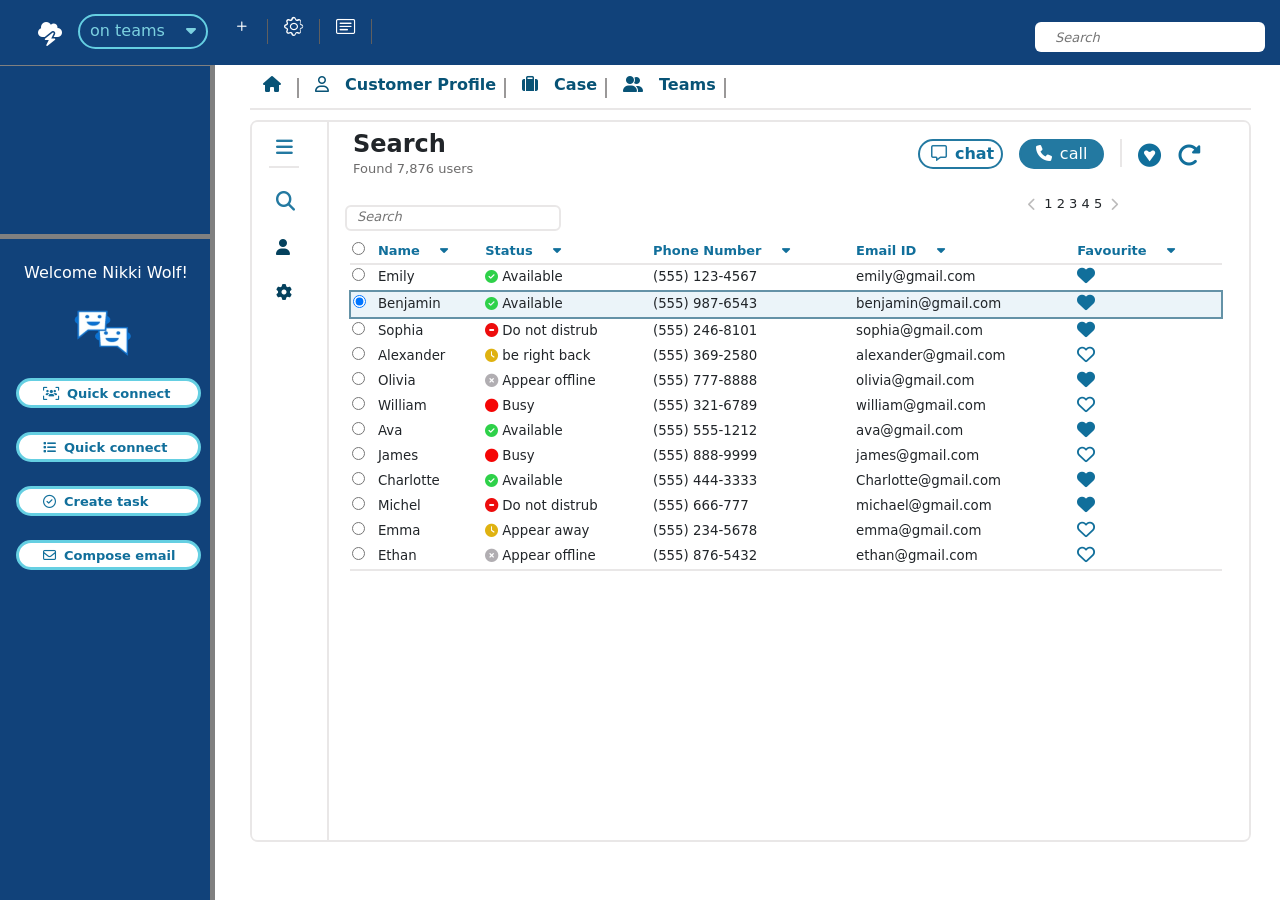
<file: HTML/project.html>
<!DOCTYPE html>
<html lang="en">
<head>
    <meta charset="UTF-8">
    <meta name="viewport" content="width=device-width, initial-scale=1.0">
    <link href="https://cdn.jsdelivr.net/npm/bootstrap@5.3.1/dist/css/bootstrap.min.css" rel="stylesheet">
    <link rel="stylesheet" href="https://cdn.jsdelivr.net/npm/bootstrap-icons@1.3.0/font/bootstrap-icons.css">
    <link rel="stylesheet" href=https://cdnjs.cloudflare.com/ajax/libs/font-awesome/6.4.2/css/all.min.css>
    <link rel="stylesheet" href="./project.css">
    <title>Document</title>
</head>
<body>
    <div class="container-fluid">
      <!-- navbar -->
        <div class="navbar">
            <div class="list">
                <li class="ms-2 me-2 mt-2"><i class="fa-solid cloud fa-cloud-bolt"></i></li>
                <li class="ms-2 me-3"><button class="btn">on teams <i class="fa-solid fa-caret-down ms-3"></i></button></li>
                <li class="ms-2 me-2 "><i class="bi bi-plus"></i></li>
                <div class="hr1 ms-2 me-2"></div>
                <li class="ms-2 me-2"><i class="bi bi-gear"></i></li>
                <div class="hr1 ms-2 me-2"></div>
                <li class="ms-2 me-2"><i class="bi bi-card-text"></i></li>
                <div class="hr1 ms-2 me-2"></div>
                <li class="search mt-2"><input class="searchbtn" type="text" placeholder="Search"/></li>    
            </div>     
        </div>
        <!-- sidebar -->
        <div class="sidebar">
          <div class="hr3"></div>
          <div class="mt-4 ms-4"><h6>Welcome Nikki Wolf!</h6></div>
          <div class="ms-4"><img src="./images/1713079587206.png" width="160px" height="80px"/></div>

          <div class="contact mt-2 ms-3"><i class="fa-solid icon1 fa-users-viewfinder ms-4 me-2"></i><h class="mail">Quick connect</h></div>
          <div class="contact mt-4 ms-3"><i class="fa-solid icon1 fa-list ms-4 me-2"></i><h class="mail">Quick connect</h></div>
          <div class="contact mt-4 ms-3"><i class="fa-regular icon1 fa-circle-check ms-4 me-2"></i><h class="mail">Create task</h></div>
          <div class="contact mt-4 ms-3"><i class="fa-regular icon1 fa-envelope ms-4 me-2"></i><h class="mail">Compose email</h></div>
        </div>
        <!-- content -->
        <div class="content">
            <div class="profiles">
                <li><i class="fa-solid icon2 fa-house ms-5 me-2"></i></li>
                <div class="hr2 ms-2 "></div>
                <li><i class="fa-regular icon2 fa-user ms-3 me-3"></i><h class="Customer">Customer Profile</h></li>
                <div class="hr2 ms-2"></div>
                <li><i class="fa-solid icon2 fa-suitcase ms-3 me-3"></i><h class="Customer">Case</h></li>
                <div class="hr2 ms-2"></div>
                <li><i class="fa-solid icon2 fa-user-group ms-3 me-3"></i><h class="Customer">Teams</h></li>
                <div class="hr2 ms-2"></div>
            </div>
            <div class="hr4"></div>
            <div class="container1">
                <div class="sidebar2">
                    <div><i class="fa-solid fa-bars ms-4 mt-3 icon3"></i></div>
                    <div class="hr5"></div>
                    <div><i class="fa-solid fa-magnifying-glass ms-4 mt-4 icon3"></i></div>
                    <div><i class="fa-regular fa-user ms-4 mt-4 icon4"></i></div>
                    <div><i class="fa-solid fa-gear ms-4 mt-4 icon4"></i></div>
                </div>
                <div class="main-content">
                    <h4 class="search1 ms-4 mt-2">Search</h4>
                    <p class="found-users ms-4">Found 7,876 users</p>

                    <div class="chat me-5">
                      <div><button class="chat-btn"><i class="fa-regular fa-message ms-1 me-2"></i><h class="chat-option mb-5">chat</h></button></div>
                      <div><button class="call-btn ms-3"><i class="fa-solid fa-phone me-2"></i>call</button></div>
                      <div class="hr6 ms-3"></div>
                      <div><i class="fa-brands favourite fa-gratipay ms-3 mt-1"></i></div>
                      <div><i class="fa-solid favourite fa-rotate-right ms-3 mt-1"></i></div>
                    </div>
                    <div class="pagination"><i class="fa-solid fa-chevron-left mt-1 me-2"></i>1 2 3 4 5 <i class=" ms-2 fa-solid fa-chevron-right mt-1"></i></div>
                    <div class="user-search"><input class="search-user ms-3" type="text" placeholder="Search"></input></div>
                    <div class="mt-2">
                          <table>
                            <tr>
                              <th><input type="radio"/></th>
                              <th>Name <i class="fa-solid fa-caret-down ms-3"></i></th>
                              <th>Status <i class="fa-solid fa-caret-down ms-3"></i></th>
                              <th>Phone Number <i class="fa-solid fa-caret-down ms-3"></i></th>
                              <th>Email ID <i class="fa-solid fa-caret-down ms-3"></i></th>
                              <th>Favourite <i class="fa-solid fa-caret-down ms-3"></i></th>
                            </tr>
                            <tr class="mt-2">
                              <td><input type="radio"/></td>
                              <td>Emily</td>
                              <td><i class="fa-solid fa-circle-check me-1" style="color: #2ed149;"></i>Available</td>
                              <td>(555) 123-4567</td>
                              <td>emily@gmail.com</td>
                              <td><i class="fa-solid fa-heart"></i></td>
                            </tr>
                            <tr class="checked-row">
                              <td><input type="radio" checked/></td>
                              <td>Benjamin</td>
                              <td><i class="fa-solid fa-circle-check me-1" style="color: #2ed149;"></i>Available</td>
                              <td>(555) 987-6543</td>
                              <td>benjamin@gmail.com</td>
                              <td><i class="fa-solid fa-heart"></i></td>
                            </tr>
                            <tr>
                              <td><input type="radio"/></td>
                              <td>Sophia</td>
                              <td><i class="fa-solid fa-circle-minus me-1" style="color: #ed0c0c;"></i>Do not distrub</td>
                              <td>(555) 246-8101</td>
                              <td>sophia@gmail.com</td>
                              <td><i class="fa-solid fa-heart"></i></td>
                            </tr>
                            <tr>
                              <td><input type="radio"/></td>
                              <td>Alexander</td>
                              <td><i class="fa-solid fa-clock me-1" style="color: #dfb211;"></i>be right back</td>
                              <td>(555) 369-2580</td>
                              <td>alexander@gmail.com</td>
                              <td><i class="fa-regular fa-heart"></i></td>
                            </tr>
                            <tr>
                              <td><input type="radio"/></td>
                              <td>Olivia</td>
                              <td><i class="fa-solid fa-circle-xmark me-1" style="color: #b1aeb2;"></i>Appear offline</td>
                              <td>(555) 777-8888</td>
                              <td>olivia@gmail.com</td>
                              <td><i class="fa-solid fa-heart"></i></td>
                            </tr>
                            <tr>
                              <td><input type="radio"/></td>
                              <td>William</td>
                              <td><i class="fa-solid fa-circle me-1" style="color: #f50505;"></i>Busy</td>
                              <td>(555) 321-6789</td>
                              <td>william@gmail.com</td>
                              <td><i class="fa-regular fa-heart"></i></td>
                            </tr>
                            <tr>
                              <td><input type="radio"/></td>
                              <td>Ava</td>
                              <td><i class="fa-solid fa-circle-check me-1" style="color: #2ed149;"></i>Available</td>
                              <td>(555) 555-1212</td>
                              <td>ava@gmail.com</td>
                              <td><i class="fa-solid fa-heart"></i></td>
                            </tr>
                            <tr>
                              <td><input type="radio"/></td>
                              <td>James</td>
                              <td><i class="fa-solid fa-circle me-1" style="color: #f50505;"></i>Busy</td>
                              <td>(555) 888-9999</td>
                              <td>james@gmail.com</td>
                              <td><i class="fa-regular fa-heart"></i></td>
                            </tr>
                            <tr>
                              <td><input type="radio"/></td>
                              <td>Charlotte</td>
                              <td><i class="fa-solid fa-circle-check me-1" style="color: #2ed149;"></i>Available</td>
                              <td>(555) 444-3333</td>
                              <td>Charlotte@gmail.com</td>
                              <td><i class="fa-solid fa-heart"></i></td>
                            </tr>
                            <tr>
                              <td><input type="radio"/></td>
                              <td>Michel</td>
                              <td><i class="fa-solid fa-circle-minus me-1" style="color: #ed0c0c;"></i>Do not distrub</td>
                              <td>(555) 666-777</td>
                              <td>michael@gmail.com</td>
                              <td><i class="fa-solid fa-heart"></i></td>
                            </tr>
                            <tr>
                              <td><input type="radio"/></td>
                              <td>Emma</td>
                              <td><i class="fa-solid fa-clock me-1" style="color: #dfb211;"></i>Appear away</td>
                              <td>(555) 234-5678</td>
                              <td>emma@gmail.com</td>
                              <td><i class="fa-regular fa-heart"></i></td>
                            </tr>
                            <tr>
                              <td><input type="radio"/></td>
                              <td>Ethan</td>
                              <td><i class="fa-solid fa-circle-xmark me-1" style="color: #b1aeb2;"></i>Appear offline</td>
                              <td>(555) 876-5432</td>
                              <td>ethan@gmail.com</td>
                              <td><i class="fa-regular fa-heart"></i></td>
                            </tr>
                          </table>
                    </div>               
              
                </div>
            </div>
        </div>
      </div>
   <script src="https://cdn.jsdelivr.net/npm/bootstrap@5.3.1/dist/js/bootstrap.bundle.min.js"></script>
</body>
</html>
</file>
<file: HTML/project.css>
body{
    padding: 0;
    margin: 0;
    background-color: grey;
}

/* grid */
.container-fluid {
  margin: 0;
  padding: 0;
  display: grid;
  grid-template-columns: 210px 1fr;
  grid-template-rows: 55px 1fr;
  height: 100vh;
  width: 100%;
}

.navbar {
  grid-column: span 5; 
  background-color: rgb(17, 66, 122);
  height: 65px;
  box-shadow: 3px grey;   
}

.sidebar {
  background-color:  rgb(17, 66, 122);
  margin-top: 11px;

}

.content {
  background-color: white;
  margin-left: 5px;
  margin-top: -4px;
  
}

/* navbar */
.list{
    margin-left: 30px;
    display: flex;
    flex-direction: row;
    flex-wrap: nowrap;
    list-style: none;
}
.bi{
    font-size: larger;
    color: white;
}
.hr1{
    content: "";
    display: block;
    height: 25px;
    width: 1px;
    margin-top: 5px;
    background-color: rgb(96, 95, 95)
}
.btn{
    width: 130px;
    border-radius: 50px;
    background-color: transparent;
    border-width: 2px;
    border-color: rgb(101, 207, 226);
    color:  rgb(124, 209, 224);;
    padding: 4px;
    padding-top: 3px;
}
.btn:hover{
  width: 130px;
  border-radius: 50px;
  background-color: transparent;
  border-width: 2px;
  border-color: rgb(101, 207, 226);
  color:  rgb(124, 209, 224);;
  padding: 4px;
  padding-top: 3px;
}
.search{
    margin-left: 655px;
}
::placeholder{
    font-style: italic;
}
.searchbtn{
    height: 30px;
    padding-left: 20px;
    outline: none;
    border-radius: 6px;
    border: none;
    width: 230px;
}
.cloud{
  font-size: large;
  color: white;
}

/* sidebar */
.hr3{
  content: "";
  display: block;
  height: 5px;
  width: 250px;
  margin-top: 5px;
  background-color: grey;
  margin-top: 80%;
}

h6{
  color: white;
}
.contact{
  background-color: white;
  width: 185px;
  justify-content: center;
  border-radius: 15px;
  height: 30px;
  border-style: solid;
  border-color: rgb(101, 207, 226);
}

.icon1{
  color: rgb(17, 111, 155);
  font-size: small;
}
.cloud{
  font-size: x-large;
  color: white;
}
.mail{
  font-size: small;
  color: rgb(17, 111, 155);
  font-weight: bold;
}

/* content */

.profiles{
  margin-top: 22px;
  display: flex;
  flex-direction: row;
  flex-wrap: nowrap;
  list-style: none;
}
.icon2{
  color: rgb(8, 83, 118);
}
.hr2{
  content: "";
  display: block;
  margin-top: 5px;
  height: 20px;
  width: 2px;
  background-color: rgb(154, 152, 152)
}
.Customer{
  color: rgb(8, 83, 118);
  font-weight: bold;
}
.hr4{
  content: "";
  display: block;
  height: 2px;
  width: 94%;
  margin-top: 10px;
  margin-left: 35px;
  background-color: rgb(233, 231, 231);
}
.container1{
  display: grid;
  grid-template-columns: 75px 1fr;
  width: 94%;
  height: 85%;
  margin-left: 35px;
  margin-top: 10px;
  border: solid 2px;
  border-color: rgb(233, 231, 231);
  border-radius: 8px;
  background-color: rgb(233, 231, 231);
}
.sidebar2{
  background-color: white;
  border-radius: 5px 0px 0px 5px;
}
.main-content{
  background-color: white;
  margin-left: 2px;
  border-radius: 0px 5px 5px 0px;
}
.icon3{
  font-size: larger;
  color: rgb(35, 121, 161);
  font-weight: bold;
}
.hr5{
  content: "";
  display: block;
  height: 2px;
  width: 30px;
  margin-left: 17px;
  margin-top: 5px;
  background-color:  rgb(233, 231, 231);
}
.icon4{
  font-size: medium;
  color: rgb(4, 65, 93);
  font-weight: bold;
}
.search1{
  font-weight: bolder;
}
.found-users{
  font-size: small;
  color: rgb(108, 107, 107);
  margin-top: -8px;
}
.chat{
  float: right;
  display: flex;
  flex-direction: row;
  flex-wrap: nowrap;
  margin-top: -55px;
}
.chat-btn{
  width: 85px;
  border: solid 2px;
  border-color: rgb(35, 121, 161);
  border-radius: 15px;
  background-color: transparent;
  color:rgb(35, 121, 161);
}
.chat-option{
  font-size: medium;
  color: rgb(17, 111, 155);
  font-weight: bold;
}

.call-btn{
  width: 85px;
  border: solid 2px;
  border-color: rgb(35, 121, 161);
  border-radius: 15px;
  background-color:rgb(35, 121, 161);
  color: white;
}
.favourite{
  font-size: x-large;
  color: rgb(17, 111, 155);
}
.pagination{
  margin-left: 76%;
  margin-top: -17px;
  font-size: small;
}
.fa-chevron-left,.fa-chevron-right {
  font-size: small;
  color: rgb(188, 187, 187);
}
.hr6{
  content: "";
  display: block;
  height: 28px;
  width: 2px;
  background-color:  rgb(233, 231, 231);
}
.search-user{
  height: 26px;
  border-radius: 6px;
  border: solid 2px;
  border-color: rgb(233, 231, 231);
  padding-left: 10px;
  padding-bottom: 7px;
  margin-top: -40px;
}
::placeholder{
  font-size: small;
}
.user-search{
  margin-top: -10px;
}

table{
  border-collapse: collapse;
  width: 95%;
  margin-left: 20px;
  border-bottom: solid 2px;
  border-color: rgb(233, 231, 231);
}

th,td{
  text-align: left;
  padding: 2px;
}
th{
  font-size: small;
  color: rgb(17, 111, 155);
  border-bottom: solid 2px;
  border-color: rgb(233, 231, 231);
}
td{
  font-size: smaller;
  font-weight: 400;
}
.radio-btn{
  font-size: smaller;
}

.fa-heart{
  font-size: large;
  color: rgb(17, 111, 155);
}

.checked-row{
  background-color: rgb(235, 244, 249);
  border: solid 2px;
  border-color: rgb(100, 146, 167);
}
.view-all{
  font-size: small;
  text-align: center;
  color: rgb(17, 111, 155);
}
.fa-circle-check{
  font-size: small;
}
</file>
